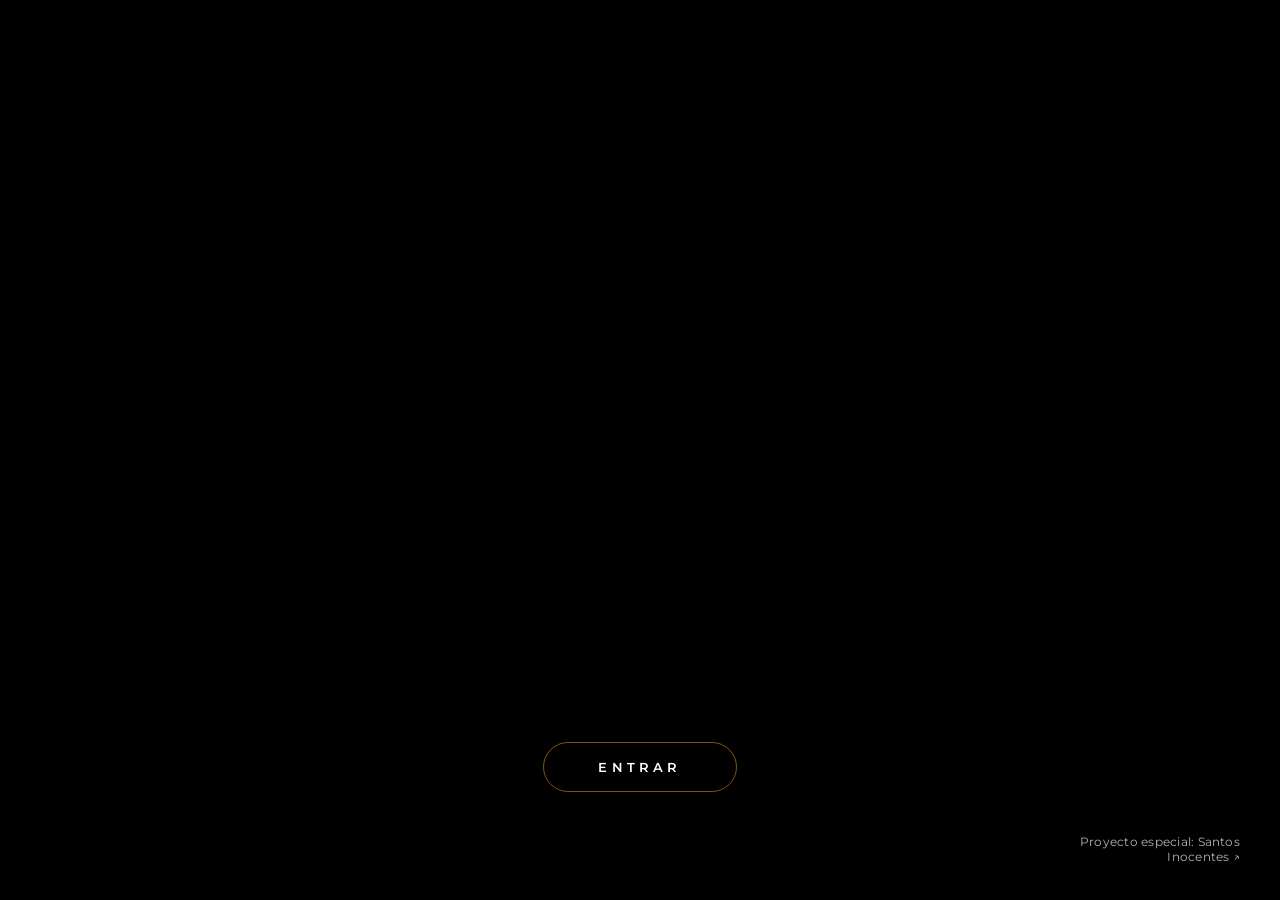
<file: index.html>
<!DOCTYPE html>
<html lang="es">
<head>
  <meta charset="UTF-8">
  <meta name="viewport" content="width=device-width, initial-scale=1.0">
  <title>blackmiel — Productora</title>
  <meta name="description" content="blackmiel — productora audiovisual. Portafolio, quiénes somos y contacto.">
  <link rel="icon" type="image/png" sizes="16x16" href="assets/favicon-16.png">
  <link rel="icon" type="image/png" sizes="32x32" href="assets/favicon-32.png">
  <link rel="icon" type="image/png" sizes="512x512" href="assets/favicon.png">
  <link rel="apple-touch-icon" href="assets/apple-touch-icon.png">
  <link rel="preconnect" href="https://fonts.googleapis.com">
  <link rel="preconnect" href="https://fonts.gstatic.com" crossorigin>
  <link href="https://fonts.googleapis.com/css2?family=Montserrat:wght@400;500;600;800;900&display=swap" rel="stylesheet">
  <link rel="stylesheet" href="css/styles.css">
</head>
<body>

  <!-- ============ PANTALLA 1 · SPLASH ============ -->
  <section id="splash" class="screen screen--visible">
    <video id="introVideo" class="splash__video" muted playsinline preload="auto">
      <source src="assets/intro-mobile.mp4" media="(max-width: 720px)">
      <source src="assets/intro.mp4">
    </video>
    <div class="splash__center">
      <span class="splash__b" id="splashB">B</span>
    </div>
    <button class="splash__btn" id="btnEnter" type="button">Entrar</button>
    <a class="splash__special" href="/santos-inocentes">Proyecto especial: Santos Inocentes ↗</a>
  </section>

  <!-- ============ PANTALLA 2 · FLASH DE INTRO ============ -->
  <div id="introFlash"></div>

  <!-- ============ PANTALLA 3 · SELECTOR DE PERFILES ============ -->
  <section id="profiles" class="screen">
    <h1 class="profiles__title">¿Quién ve <span class="brand">blackmiel</span>?</h1>
    <ul class="profiles__list">
      <li class="profile" data-section="nosotros" tabindex="0">
        <div class="profile__avatar profile__avatar--amber">
          <img src="assets/abeja.png" alt="" draggable="false">
        </div>
        <span class="profile__name">Nosotros</span>
      </li>
      <li class="profile" data-section="portafolio" tabindex="0">
        <div class="profile__avatar profile__avatar--dark">
          <img src="assets/portafolio-icono.png" alt="" draggable="false">
        </div>
        <span class="profile__name">Portafolio</span>
      </li>
      <li class="profile" data-section="contacto" tabindex="0">
        <div class="profile__avatar profile__avatar--outline">
          <img src="assets/contacto-icono.png" alt="" class="profile__bee--amber" draggable="false">
        </div>
        <span class="profile__name">Contacto</span>
      </li>
    </ul>
  </section>

  <!-- ============ PANTALLA 4 · INTERFAZ PRINCIPAL ============ -->
  <div id="app" class="screen">

    <nav class="navbar">
      <img src="assets/blackmiel-logotipo-blanco.png" alt="blackmiel" class="navbar__logo" id="navLogo">
      <ul class="navbar__links">
        <li><a href="#" data-section="nosotros">Nosotros</a></li>
        <li><a href="#" data-section="portafolio">Portafolio</a></li>
        <li><a href="#" data-section="contacto">Contacto</a></li>
      </ul>
      <a class="navbar__cta" href="/santos-inocentes">Apóyanos</a>
    </nav>

    <!-- ······ SECCIÓN NOSOTROS ······ -->
    <main class="section" id="section-nosotros">
      <header class="hero hero--nosotros">
        <div class="hero__content">
          <h2 class="hero__title">Nosotros</h2>
          <p class="hero__desc">Somos una casa productora independiente que prioriza la perspectiva creativa y de impacto social de sus proyectos.</p>
          <p class="hero__desc">En BLACKMIEL nos enfocamos en la narrativa, el ritmo y el detalle para que cada proyecto conecte sin perder su identidad.</p>
          <div class="hero__cta">
            <p class="hero__question">¿Tienes un proyecto en mente?</p>
            <button class="btn btn--play" id="ctaContacto" type="button">Iniciar proyecto</button>
          </div>
        </div>
        <div class="hero__fade"></div>
      </header>

      <section class="crew">
        <h3 class="row__title">El Equipo</h3>
        <div class="crew__grid">
          <figure class="crew__member">
            <div class="crew__photo"><img src="assets/crew/danny-camacho.png" alt="Danny Camacho" loading="lazy"></div>
            <figcaption>
              <p class="crew__name">Danny Camacho</p>
              <p class="crew__role">Director · Editor</p>
            </figcaption>
          </figure>
          <figure class="crew__member">
            <div class="crew__photo"><img src="assets/crew/alejandro-moreno.png" alt="Alejandro Moreno" loading="lazy"></div>
            <figcaption>
              <p class="crew__name">Alejandro Moreno</p>
              <p class="crew__role">Cinematógrafo</p>
            </figcaption>
          </figure>
          <figure class="crew__member">
            <div class="crew__photo"><img src="assets/crew/edinson-cuello.png" alt="Edinson Cuello" loading="lazy"></div>
            <figcaption>
              <p class="crew__name">Edinson Cuello</p>
              <p class="crew__role">Cinematógrafo</p>
            </figcaption>
          </figure>
          <figure class="crew__member">
            <div class="crew__photo"><img src="assets/crew/hugui-castro.png" alt="Hugui Castro" loading="lazy"></div>
            <figcaption>
              <p class="crew__name">Hugui Castro</p>
              <p class="crew__role">Producción</p>
            </figcaption>
          </figure>
          <figure class="crew__member">
            <div class="crew__photo"><img src="assets/crew/jose-ramirez.png" alt="Jose Ramirez" loading="lazy"></div>
            <figcaption>
              <p class="crew__name">Jose Ramirez (Kiki Actúa)</p>
              <p class="crew__role">Director de Casting · Acting Coach</p>
            </figcaption>
          </figure>
          <figure class="crew__member">
            <div class="crew__photo"><img src="assets/crew/wady-valdez.png" alt="Wady Valdez" loading="lazy"></div>
            <figcaption>
              <p class="crew__name">Wady Valdez</p>
              <p class="crew__role">1AD · Locador</p>
            </figcaption>
          </figure>
        </div>
      </section>
    </main>

    <!-- ······ SECCIÓN PORTAFOLIO ······ -->
    <main class="section" id="section-portafolio">
      <header class="hero hero--portafolio hero--reel">
        <div class="hero__content">
          <h2 class="hero__title">Reel 2026</h2>
          <p class="hero__desc">Un vistazo a nuestro trabajo detrás y frente a cámara.</p>
          <div class="hero__actions">
            <button class="btn btn--play" id="btnPlayReel" type="button">▶&nbsp; Reproducir</button>
            <a class="btn btn--info" href="https://www.imdb.com/es/name/nm15257278/" target="_blank" rel="noopener">IMDb ↗</a>
          </div>
        </div>
        <div class="hero__fade"></div>
      </header>

      <section class="row">
        <h3 class="row__title">Cortometrajes</h3>
        <div class="row__scroller row__scroller--posters">
          <button type="button" class="card card--poster" data-hue="1" data-short="el-amuleto">
            <div class="card__thumb"><img src="assets/posters/el-amuleto.jpg" alt="Póster de El Amuleto" loading="lazy"></div>
            <div class="card__info"><h4>El Amuleto</h4><p>2025 · Drama, experimental · 7 min</p></div>
          </button>
          <button type="button" class="card card--poster" data-hue="3" data-short="cuando-pienso">
            <div class="card__thumb"><img src="assets/posters/cuando-pienso-en-mi-muerte.jpg" alt="Póster de Cuando Pienso en mi Muerte" loading="lazy"></div>
            <div class="card__info"><h4>Cuando Pienso en mi Muerte</h4><p>2024 · Drama · 13 min</p></div>
          </button>
          <button type="button" class="card card--poster" data-hue="5" data-short="un-mundo-casi-feliz">
            <div class="card__thumb"><img src="assets/posters/un-mundo-casi-feliz.jpg" alt="Póster de Un Mundo Casi Feliz" loading="lazy"></div>
            <div class="card__info"><h4>Un Mundo Casi Feliz</h4><p>2020 · Comedia, drama · 3 min</p></div>
          </button>
          <button type="button" class="card card--poster" data-hue="2" data-short="lenguaje-inclusivo">
            <div class="card__thumb"><img src="assets/posters/lenguaje-inclusivo.jpg" alt="Póster de Lenguaje Inclusivo" loading="lazy"></div>
            <div class="card__info"><h4>Lenguaje Inclusivo</h4><p>2021 · Comedia · 3 min</p></div>
          </button>
          <button type="button" class="card card--poster" data-hue="4" data-short="pequenos-gestos">
            <div class="card__thumb"><img src="assets/posters/pequenos-gestos.jpg" alt="Póster de Pequeños Gestos" loading="lazy"></div>
            <div class="card__info"><h4>Pequeños Gestos</h4><p>2019 · Drama, comedia · 3 min</p></div>
          </button>
          <button type="button" class="card card--poster" data-hue="1" data-short="el-poema-de-lisa">
            <div class="card__thumb"><img src="assets/posters/el-poema-de-lisa.jpg" alt="Póster de El Poema de Lisa" loading="lazy"></div>
            <div class="card__info"><h4>El Poema de Lisa</h4><p>2019 · Drama, experimental · 13 min</p></div>
          </button>
          <button type="button" class="card card--poster" data-hue="3" data-short="el-quinto">
            <div class="card__thumb"><img src="assets/posters/el-quinto.jpg" alt="Póster de El Quinto" loading="lazy"></div>
            <div class="card__info"><h4>El Quinto</h4><p>2018 · Drama, aventura · 15 min</p></div>
          </button>
          <button type="button" class="card card--poster" data-hue="5" data-short="la-rueda-rueda">
            <div class="card__thumb"><img src="assets/posters/la-rueda-rueda.jpg" alt="Póster de La Rueda Rueda" loading="lazy"></div>
            <div class="card__info"><h4>La Rueda Rueda</h4><p>2018 · Cortometraje · 6 min</p></div>
          </button>
        </div>
        <div class="shorts-panel" id="shortsPanel" hidden></div>
      </section>

      <section class="row">
        <h3 class="row__title">Comerciales &amp; Contenido de Marca</h3>
        <div class="row__scroller">
          <button class="card" type="button" data-video="e6oNhARIjDs" data-hue="2">
            <div class="card__thumb"><img src="https://img.youtube.com/vi/e6oNhARIjDs/hqdefault.jpg" alt="" loading="lazy"></div>
            <div class="card__info"><h4>La Yipeta</h4><p>Videoclip · Tony Almont</p></div>
          </button>
          <button class="card" type="button" data-video="8zvvs8B0NPo" data-hue="5">
            <div class="card__thumb"><img src="https://img.youtube.com/vi/8zvvs8B0NPo/hqdefault.jpg" alt="" loading="lazy"></div>
            <div class="card__info"><h4>Cerveza República</h4><p>Comercial</p></div>
          </button>
          <button class="card" type="button" data-video="AqHlIr-dvwQ" data-hue="1">
            <div class="card__thumb"><img src="https://img.youtube.com/vi/AqHlIr-dvwQ/hqdefault.jpg" alt="" loading="lazy"></div>
            <div class="card__info"><h4>Café Santo Domingo</h4><p>Comercial</p></div>
          </button>
          <button class="card" type="button" data-video="m-wzMah8m3U" data-hue="4">
            <div class="card__thumb"><img src="https://img.youtube.com/vi/m-wzMah8m3U/hqdefault.jpg" alt="" loading="lazy"></div>
            <div class="card__info"><h4>City of Angels</h4><p>Title Sequence · EditFest</p></div>
          </button>
          <button class="card" type="button" data-video="GSHsuAeyT-k" data-hue="3">
            <div class="card__thumb"><img src="https://img.youtube.com/vi/GSHsuAeyT-k/hqdefault.jpg" alt="" loading="lazy"></div>
            <div class="card__info"><h4>Frutos del Palo</h4><p>Minidocumental</p></div>
          </button>
          <button class="card" type="button" data-video="sQh2k4eLWvk" data-hue="2">
            <div class="card__thumb"><img src="https://img.youtube.com/vi/sQh2k4eLWvk/hqdefault.jpg" alt="" loading="lazy"></div>
            <div class="card__info"><h4>Hay un País en el Mundo</h4><p>Videoarte</p></div>
          </button>
          <button class="card" type="button" data-video="ZxguMuuaVrU" data-hue="5">
            <div class="card__thumb"><img src="https://img.youtube.com/vi/ZxguMuuaVrU/hqdefault.jpg" alt="" loading="lazy"></div>
            <div class="card__info"><h4>Vuelo sobre Santo Domingo</h4><p>Videoarte</p></div>
          </button>
          <button class="card" type="button" data-video="NQd6TV-syl0" data-hue="1">
            <div class="card__thumb"><img src="https://img.youtube.com/vi/NQd6TV-syl0/hqdefault.jpg" alt="" loading="lazy"></div>
            <div class="card__info"><h4>Recoje To</h4><p>Videoclip · Mando Sarit</p></div>
          </button>
          <button class="card" type="button" data-video="Fy1bch_8JlU" data-hue="3">
            <div class="card__thumb"><img src="https://img.youtube.com/vi/Fy1bch_8JlU/hqdefault.jpg" alt="" loading="lazy"></div>
            <div class="card__info"><h4>Que tú Estés Aquí</h4><p>Videoclip · Prané feat. Mando</p></div>
          </button>
        </div>
      </section>

      <section class="row">
        <h3 class="row__title">Impacto Social <span class="row__subtitle">— República Dominicana</span></h3>
        <div class="row__scroller">
          <button class="card" type="button" data-video="Bry4nF8aECA" data-hue="1">
            <div class="card__thumb"><img src="https://img.youtube.com/vi/Bry4nF8aECA/hqdefault.jpg" alt="" loading="lazy"></div>
            <div class="card__info"><h4>Eileen Glass</h4><p>Embajadora WVRD</p></div>
          </button>
          <button class="card" type="button" data-video="-pM_T7byRaI" data-hue="4">
            <div class="card__thumb"><img src="https://img.youtube.com/vi/-pM_T7byRaI/hqdefault.jpg" alt="" loading="lazy"></div>
            <div class="card__info"><h4>La Ternura al Criar</h4><p>Eileen Glass · Haina</p></div>
          </button>
          <button class="card" type="button" data-video="DtFOD2OIbQQ" data-hue="3">
            <div class="card__thumb"><img src="https://img.youtube.com/vi/DtFOD2OIbQQ/hqdefault.jpg" alt="" loading="lazy"></div>
            <div class="card__info"><h4>Los Zapatos de Otro</h4><p>Vivian Fatule · Miches</p></div>
          </button>
          <button class="card" type="button" data-video="qQHfPJquq2g" data-hue="2">
            <div class="card__thumb"><img src="https://img.youtube.com/vi/qQHfPJquq2g/hqdefault.jpg" alt="" loading="lazy"></div>
            <div class="card__info"><h4>Haina, ¿Ciudad Olvidada?</h4><p>Victor Dionisio</p></div>
          </button>
          <button class="card" type="button" data-video="UtdsgrNjr38" data-hue="5">
            <div class="card__thumb"><img src="https://img.youtube.com/vi/UtdsgrNjr38/hqdefault.jpg" alt="" loading="lazy"></div>
            <div class="card__info"><h4>Criar con Amor</h4><p>Yadhira Pimentel · El Seibo</p></div>
          </button>
          <button class="card" type="button" data-video="LQJDtYtX6sw" data-hue="1">
            <div class="card__thumb"><img src="https://img.youtube.com/vi/LQJDtYtX6sw/hqdefault.jpg" alt="" loading="lazy"></div>
            <div class="card__info"><h4>Río Limpio</h4><p>William Ramos</p></div>
          </button>
          <button class="card" type="button" data-video="tn2oBVhkGoE" data-hue="4">
            <div class="card__thumb"><img src="https://img.youtube.com/vi/tn2oBVhkGoE/hqdefault.jpg" alt="" loading="lazy"></div>
            <div class="card__info"><h4>Pedigüeño</h4><p>Concurso audiovisual WVRD</p></div>
          </button>
          <button class="card" type="button" data-video="U13izjZiSYA" data-hue="2">
            <div class="card__thumb"><img src="https://img.youtube.com/vi/U13izjZiSYA/hqdefault.jpg" alt="" loading="lazy"></div>
            <div class="card__info"><h4>Cadena de Frío</h4><p>Video empresarial · USDA, IESC</p></div>
          </button>
          <button class="card" type="button" data-video="LakmusPQU8g" data-hue="5">
            <div class="card__thumb"><img src="https://img.youtube.com/vi/LakmusPQU8g/hqdefault.jpg" alt="" loading="lazy"></div>
            <div class="card__info"><h4>Medios de Vida</h4><p>FAO</p></div>
          </button>
          <button class="card" type="button" data-video="MY6uxn2s3D8" data-hue="4">
            <div class="card__thumb"><img src="https://img.youtube.com/vi/MY6uxn2s3D8/hqdefault.jpg" alt="" loading="lazy"></div>
            <div class="card__info"><h4>FLAPP</h4><p>FAO</p></div>
          </button>
        </div>
      </section>
    </main>

    <!-- ······ SECCIÓN CONTACTO ······ -->
    <main class="section" id="section-contacto">
      <header class="hero hero--contacto">
        <div class="hero__content">
          <h2 class="hero__title">Hablemos</h2>
          <p class="hero__desc">¿Tienes un proyecto en mente? Cuéntanos y hagamos algo dulce juntos.</p>
        </div>
        <div class="hero__fade"></div>
      </header>

      <section class="contact">
        <form class="contact__form" id="contactForm" novalidate>
          <h3 class="row__title">Escríbenos</h3>
          <input type="hidden" name="_subject" value="Nuevo mensaje — Contacto blackmiel.com">
          <input type="text" name="_honey" style="display:none" tabindex="-1" autocomplete="off">
          <label>Nombre<input type="text" name="nombre" placeholder="Tu nombre" required></label>
          <label>Correo<input type="email" name="correo" placeholder="tu@correo.com" required></label>
          <label>Mensaje<textarea name="mensaje" rows="5" placeholder="Cuéntanos tu proyecto…" required></textarea></label>
          <button class="btn btn--play contact__submit" type="submit">Enviar</button>
          <p class="contact__ok" id="contactOk" hidden>¡Gracias! Te responderemos pronto. 🐝</p>
          <p class="contact__error" id="contactError" hidden>No se pudo enviar. Intenta de nuevo o escríbenos directo a blackmielrd@gmail.com.</p>
        </form>
        <aside class="contact__data">
          <h3 class="row__title">Datos directos</h3>
          <p><span class="contact__label">Correo</span><a href="mailto:blackmielrd@gmail.com">blackmielrd@gmail.com</a></p>
          <p><span class="contact__label">WhatsApp</span><a href="https://wa.me/18298681507" target="_blank" rel="noopener">+1 829 868 1507</a></p>
          <p><span class="contact__label">YouTube</span><a href="https://www.youtube.com/@Blackmiel" target="_blank" rel="noopener">@Blackmiel</a></p>
          <p><span class="contact__label">IMDb</span><a href="https://www.imdb.com/es/name/nm15257278/" target="_blank" rel="noopener">Danny Camacho</a></p>
          <img src="assets/blackmiel-solo-logo.png" alt="" class="contact__bee">
        </aside>
      </section>
    </main>

    <footer class="footer">
      <img src="assets/blackmiel-letra.png" alt="blackmiel" class="footer__logo">
      <p>© 2026 blackmiel. Todos los derechos reservados.</p>
    </footer>
  </div>

  <!-- ============ MODAL · REEL ============ -->
  <div id="reelModal" class="reel-modal" hidden>
    <div class="reel-modal__backdrop" id="reelBackdrop"></div>
    <div class="reel-modal__box">
      <button class="reel-modal__close" id="reelClose" type="button" aria-label="Cerrar">✕</button>
      <div class="reel-modal__frame" id="reelFrame"></div>
    </div>
  </div>

  <script src="https://cdnjs.cloudflare.com/ajax/libs/gsap/3.12.5/gsap.min.js"></script>
  <script src="js/main.js"></script>
</body>
</html>
</file>
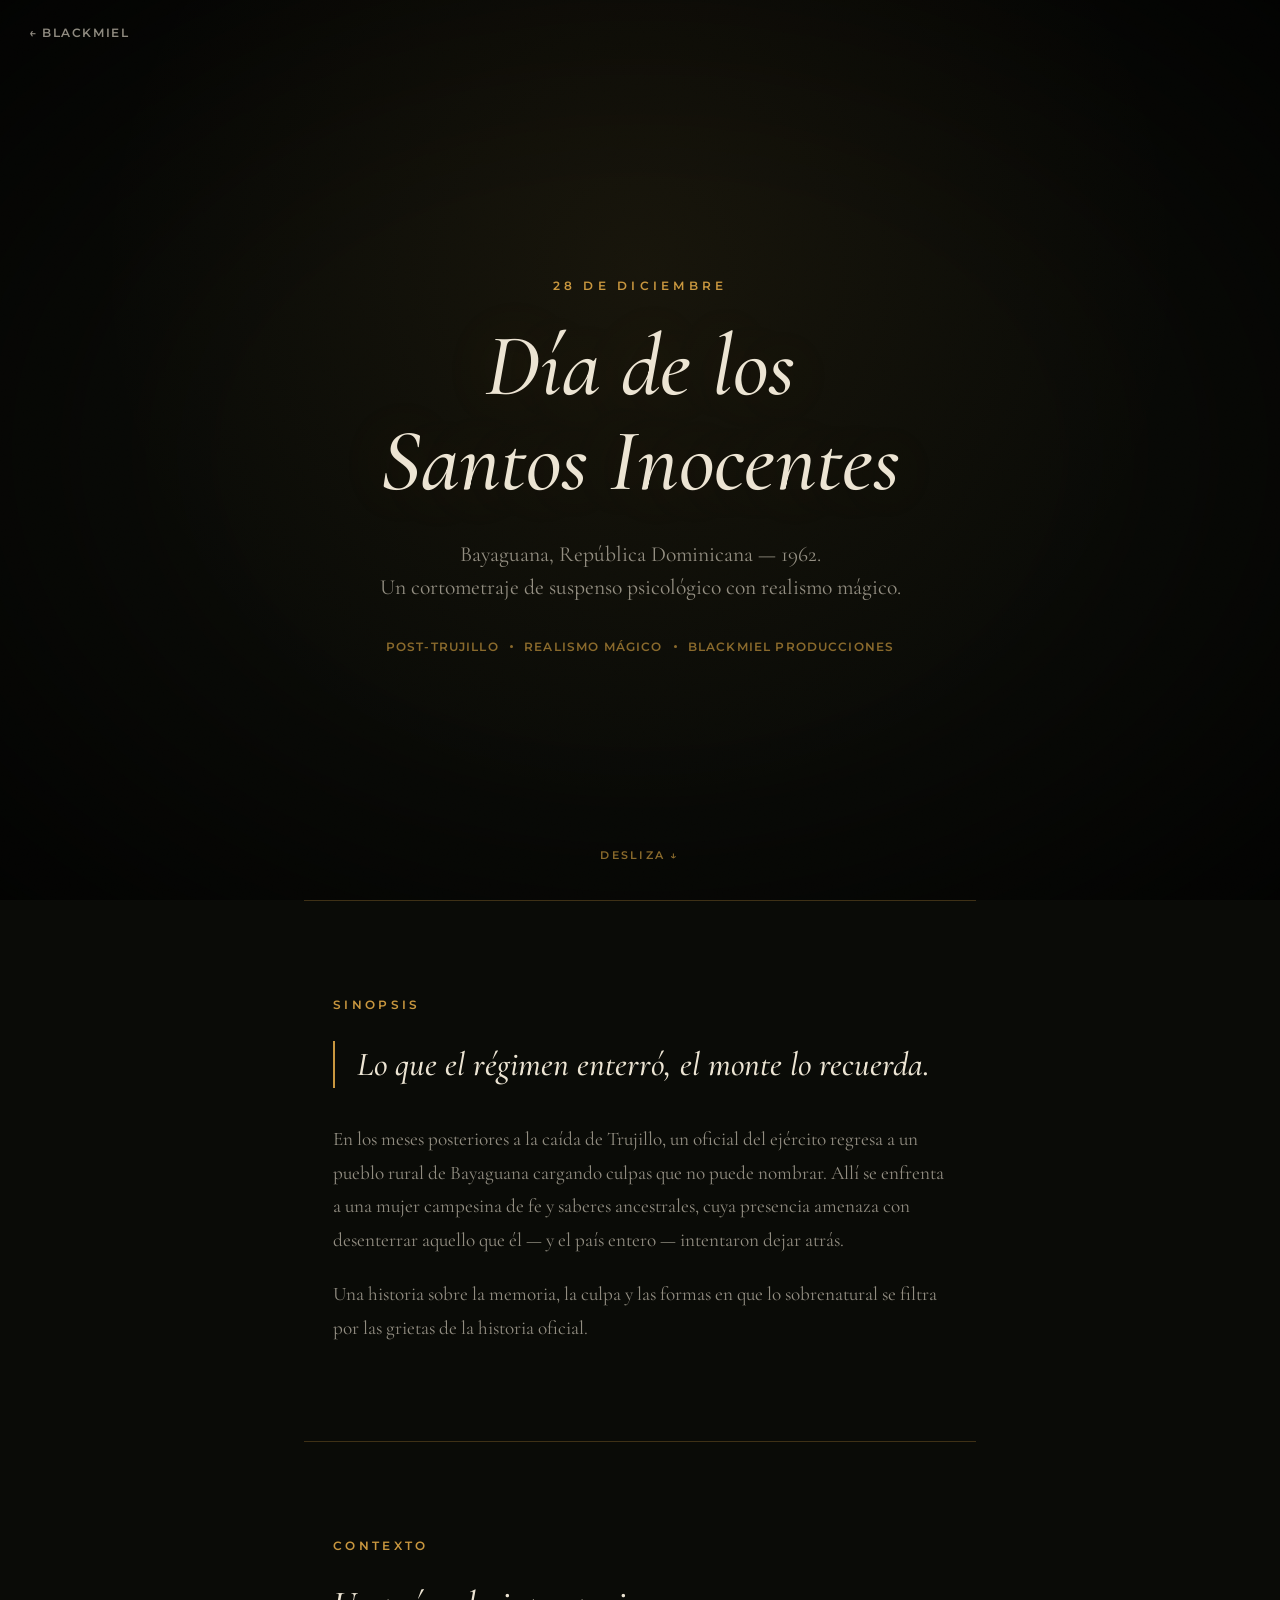
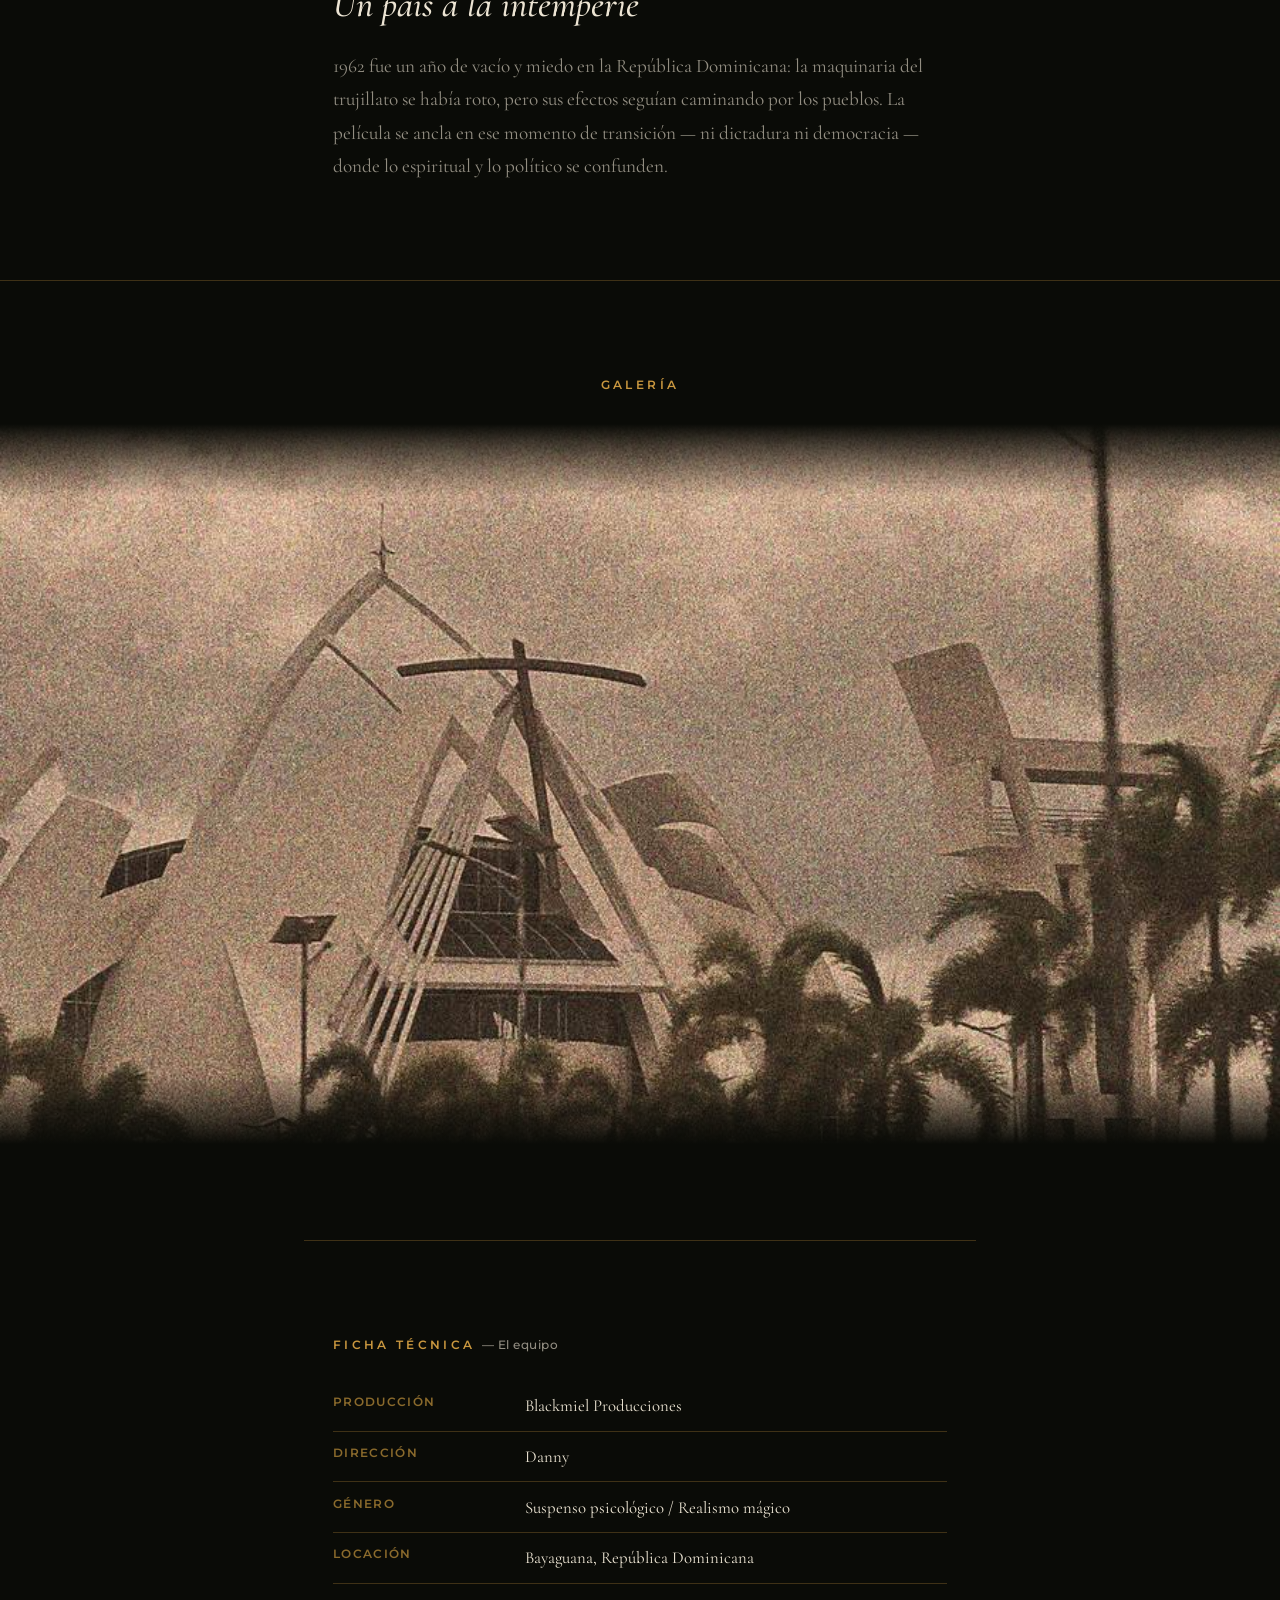
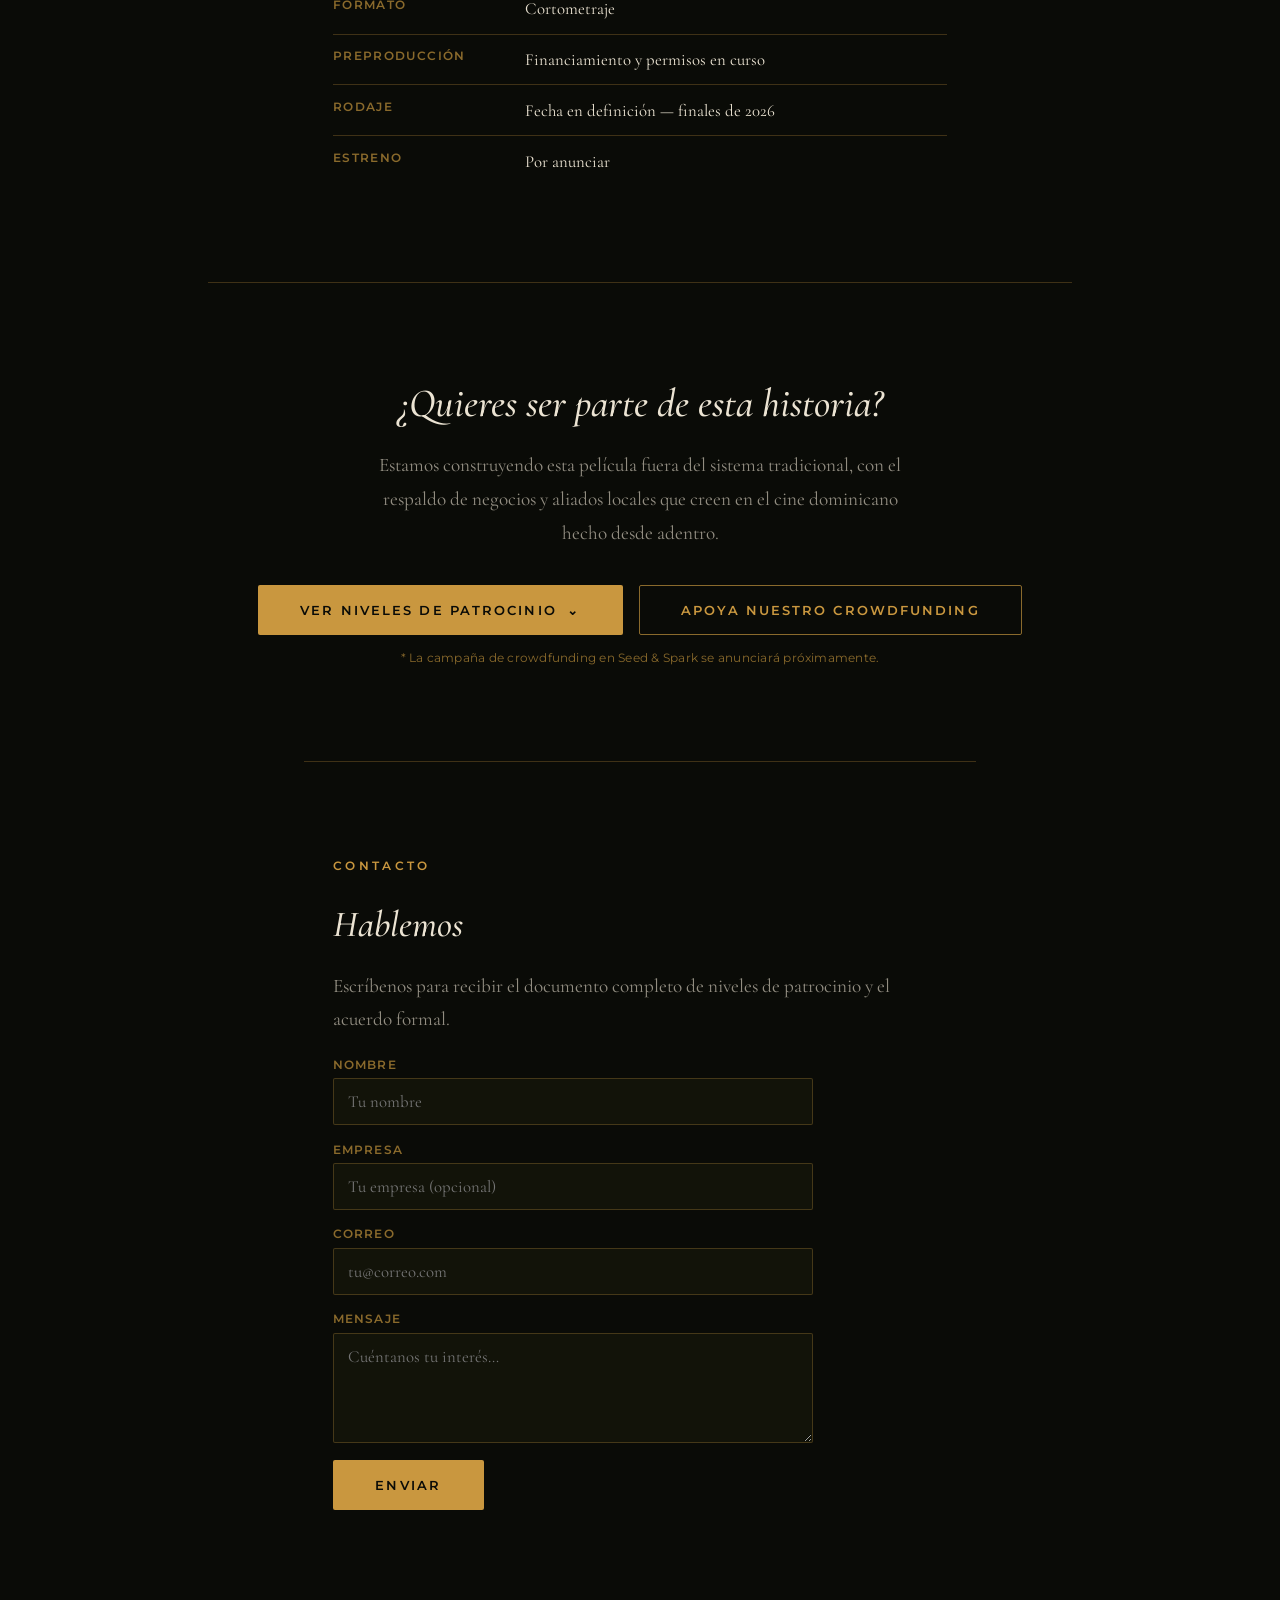
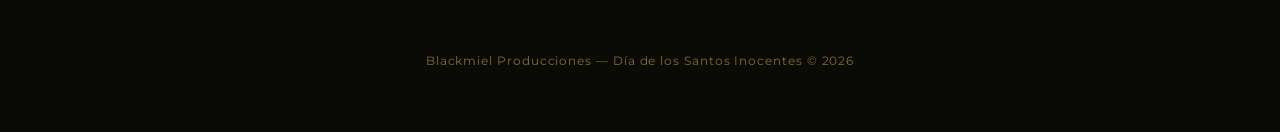
<file: dia-de-los-santos-inocentes.html>
<!DOCTYPE html>
<html lang="es">
<head>
  <meta charset="UTF-8">
  <meta name="viewport" content="width=device-width, initial-scale=1.0">
  <title>Día de los Santos Inocentes — Blackmiel Producciones</title>
  <meta name="description" content="Día de los Santos Inocentes — cortometraje de suspenso psicológico con realismo mágico. Bayaguana, República Dominicana, 1962.">
  <link rel="icon" type="image/png" sizes="16x16" href="assets/favicon-16.png">
  <link rel="icon" type="image/png" sizes="32x32" href="assets/favicon-32.png">
  <link rel="icon" type="image/png" sizes="512x512" href="assets/favicon.png">
  <link rel="apple-touch-icon" href="assets/apple-touch-icon.png">
  <link rel="preconnect" href="https://fonts.googleapis.com">
  <link rel="preconnect" href="https://fonts.gstatic.com" crossorigin>
  <link href="https://fonts.googleapis.com/css2?family=Cormorant+Garamond:ital,wght@0,400;0,500;0,600;1,400;1,500&family=Montserrat:wght@500;600;700&display=swap" rel="stylesheet">
  <link rel="stylesheet" href="css/santos-inocentes.css">
</head>
<body class="dsi">

  <div class="dsi__vignette"></div>
  <div class="dsi__grain"></div>

  <a class="dsi__back" href="https://blackmiel.com/">← blackmiel</a>

  <header class="dsi__hero">
    <p class="dsi__kicker">28 de diciembre</p>
    <h1 class="dsi__title">Día de los<br>Santos Inocentes</h1>
    <p class="dsi__subtitle">Bayaguana, República Dominicana — 1962.<br>Un cortometraje de suspenso psicológico con realismo mágico.</p>
    <div class="dsi__tags">
      <span>Post-Trujillo</span>
      <span class="dsi__tag-dot"></span>
      <span>Realismo mágico</span>
      <span class="dsi__tag-dot"></span>
      <span>Blackmiel Producciones</span>
    </div>
    <p class="dsi__scroll-cue">Desliza ↓</p>
  </header>

  <main>
    <section class="dsi__section dsi__reveal" id="sinopsis">
      <p class="dsi__label">Sinopsis</p>
      <blockquote class="dsi__pullquote">Lo que el régimen enterró, el monte lo recuerda.</blockquote>
      <p class="dsi__body">En los meses posteriores a la caída de Trujillo, un oficial del ejército regresa a un pueblo rural de Bayaguana cargando culpas que no puede nombrar. Allí se enfrenta a una mujer campesina de fe y saberes ancestrales, cuya presencia amenaza con desenterrar aquello que él — y el país entero — intentaron dejar atrás.</p>
      <p class="dsi__body">Una historia sobre la memoria, la culpa y las formas en que lo sobrenatural se filtra por las grietas de la historia oficial.</p>
    </section>

    <section class="dsi__section dsi__reveal" id="contexto">
      <p class="dsi__label">Contexto</p>
      <h2 class="dsi__subhead">Un país a la intemperie</h2>
      <p class="dsi__body">1962 fue un año de vacío y miedo en la República Dominicana: la maquinaria del trujillato se había roto, pero sus efectos seguían caminando por los pueblos. La película se ancla en ese momento de transición — ni dictadura ni democracia — donde lo espiritual y lo político se confunden.</p>
    </section>

    <section class="dsi__gallery dsi__reveal" id="galeria">
      <p class="dsi__label dsi__gallery-label">Galería</p>
      <div class="dsi__gallery-frame">
        <img class="dsi__gallery-slide dsi__gallery-slide--active" src="assets/santos-galeria/galeria-01.jpg" alt="Locación — Día de los Santos Inocentes">
        <img class="dsi__gallery-slide" src="assets/santos-galeria/galeria-02.jpg" alt="Locación — Día de los Santos Inocentes">
        <img class="dsi__gallery-slide" src="assets/santos-galeria/galeria-03.jpg" alt="Locación — Día de los Santos Inocentes">
        <img class="dsi__gallery-slide" src="assets/santos-galeria/galeria-04.jpg" alt="Locación — Día de los Santos Inocentes">
        <img class="dsi__gallery-slide" src="assets/santos-galeria/galeria-05.jpg" alt="Locación — Día de los Santos Inocentes">
        <img class="dsi__gallery-slide" src="assets/santos-galeria/galeria-06.jpg" alt="Locación — Día de los Santos Inocentes">
        <img class="dsi__gallery-slide" src="assets/santos-galeria/galeria-07.jpg" alt="Locación — Día de los Santos Inocentes">
        <img class="dsi__gallery-slide" src="assets/santos-galeria/galeria-08.jpg" alt="Locación — Día de los Santos Inocentes">
        <img class="dsi__gallery-slide" src="assets/santos-galeria/galeria-09.jpg" alt="Locación — Día de los Santos Inocentes">
        <img class="dsi__gallery-slide" src="assets/santos-galeria/galeria-10.jpg" alt="Locación — Día de los Santos Inocentes">
        <img class="dsi__gallery-slide" src="assets/santos-galeria/galeria-11.jpg" alt="Locación — Día de los Santos Inocentes">
      </div>
    </section>

    <section class="dsi__section dsi__reveal" id="ficha">
      <p class="dsi__label">Ficha técnica <span class="dsi__label-sub">— El equipo</span></p>
      <dl class="dsi__specs">
        <div class="dsi__spec"><dt>Producción</dt><dd>Blackmiel Producciones</dd></div>
        <div class="dsi__spec"><dt>Dirección</dt><dd>Danny</dd></div>
        <div class="dsi__spec"><dt>Género</dt><dd>Suspenso psicológico / Realismo mágico</dd></div>
        <div class="dsi__spec"><dt>Locación</dt><dd>Bayaguana, República Dominicana</dd></div>
        <div class="dsi__spec"><dt>Formato</dt><dd>Cortometraje</dd></div>
        <div class="dsi__spec"><dt>Preproducción</dt><dd>Financiamiento y permisos en curso</dd></div>
        <div class="dsi__spec"><dt>Rodaje</dt><dd>Fecha en definición — finales de 2026</dd></div>
        <div class="dsi__spec"><dt>Estreno</dt><dd>Por anunciar</dd></div>
      </dl>
    </section>

    <section class="dsi__section dsi__cta dsi__reveal" id="patrocinio">
      <h2 class="dsi__cta-title">¿Quieres ser parte de esta historia?</h2>
      <p class="dsi__body">Estamos construyendo esta película fuera del sistema tradicional, con el respaldo de negocios y aliados locales que creen en el cine dominicano hecho desde adentro.</p>

      <div class="dsi__cta-actions">
        <button class="dsi__btn" id="btnTogglePatrocinio" type="button" aria-expanded="false" aria-controls="patrocinioPanel">
          Ver niveles de patrocinio <span class="dsi__btn-chevron">⌄</span>
        </button>
        <button class="dsi__btn dsi__btn--ghost" id="btnCrowdfunding" type="button" aria-describedby="crowdfundingNote">
          Apoya nuestro crowdfunding
        </button>
      </div>
      <p class="dsi__cta-note" id="crowdfundingNote">* La campaña de crowdfunding en Seed &amp; Spark se anunciará próximamente.</p>

      <div class="dsi__panel" id="patrocinioPanel">
        <p class="dsi__label">Patrocinio Cultural</p>
        <h3 class="dsi__subhead">Súmate a contar esta historia</h3>
        <p class="dsi__body">No buscamos inversionistas — buscamos aliados que crean en el valor cultural de contar nuestras propias historias. A cambio de tu respaldo, tu marca se convierte en parte del viaje de esta película.</p>

        <div class="dsi__tiers">
          <article class="dsi__tier">
            <p class="dsi__tier-num">Nivel I</p>
            <h4 class="dsi__tier-name">Patrocinio de entrada</h4>
            <ul class="dsi__tier-list">
              <li>Mención en créditos</li>
              <li>Contenido en redes sociales</li>
            </ul>
          </article>
          <article class="dsi__tier">
            <p class="dsi__tier-num">Nivel II</p>
            <h4 class="dsi__tier-name">Patrocinio de apoyo</h4>
            <ul class="dsi__tier-list">
              <li>Todo lo del Nivel I</li>
              <li>Logo en materiales de producción</li>
            </ul>
          </article>
          <article class="dsi__tier">
            <p class="dsi__tier-num">Nivel III</p>
            <h4 class="dsi__tier-name">Patrocinio colaborador</h4>
            <ul class="dsi__tier-list">
              <li>Todo lo anterior</li>
              <li>Contenido de marca en set</li>
            </ul>
          </article>
          <article class="dsi__tier">
            <p class="dsi__tier-num">Nivel IV</p>
            <h4 class="dsi__tier-name">Patrocinio aliado</h4>
            <ul class="dsi__tier-list">
              <li>Todo lo anterior</li>
              <li>Invitación al set de rodaje</li>
            </ul>
          </article>
          <article class="dsi__tier">
            <p class="dsi__tier-num">Nivel V</p>
            <h4 class="dsi__tier-name">Patrocinio destacado</h4>
            <ul class="dsi__tier-list">
              <li>Todo lo anterior</li>
              <li>Entradas al estreno</li>
            </ul>
          </article>
          <article class="dsi__tier dsi__tier--top">
            <p class="dsi__tier-num">Nivel VI</p>
            <h4 class="dsi__tier-name">Patrocinador principal</h4>
            <ul class="dsi__tier-list">
              <li>Todo lo anterior</li>
              <li>Crédito de Productor Asociado</li>
            </ul>
          </article>
        </div>
      </div>
    </section>

    <section class="dsi__section dsi__reveal" id="contacto-dsi">
      <p class="dsi__label">Contacto</p>
      <h2 class="dsi__subhead">Hablemos</h2>
      <p class="dsi__body">Escríbenos para recibir el documento completo de niveles de patrocinio y el acuerdo formal.</p>

      <form class="dsi__form" id="dsiForm" novalidate>
        <input type="hidden" name="_subject" value="Nuevo interés de patrocinio — Santos Inocentes">
        <input type="text" name="_honey" style="display:none" tabindex="-1" autocomplete="off">
        <label>Nombre<input type="text" name="nombre" placeholder="Tu nombre" required></label>
        <label>Empresa<input type="text" name="empresa" placeholder="Tu empresa (opcional)"></label>
        <label>Correo<input type="email" name="correo" placeholder="tu@correo.com" required></label>
        <label>Mensaje<textarea name="mensaje" rows="4" placeholder="Cuéntanos tu interés…" required></textarea></label>
        <button class="dsi__btn" type="submit">Enviar</button>
        <p class="dsi__form-ok" id="dsiFormOk" hidden>Gracias, te responderemos pronto.</p>
        <p class="dsi__form-error" id="dsiFormError" hidden>No se pudo enviar. Escríbenos directo a blackmielrd@gmail.com.</p>
      </form>
    </section>
  </main>

  <footer class="dsi__footer">
    <p>Blackmiel Producciones — Día de los Santos Inocentes © 2026</p>
  </footer>

  <script src="js/santos-inocentes.js"></script>
</body>
</html>
</file>
<file: css/styles.css>
/* ============================================================
   blackmiel — portafolio estilo Netflix
   Paleta: negro #000 · ámbar #F29606 · ámbar oscuro #CE7406
   ============================================================ */

:root {
  --negro: #000000;
  --ambar: #F29606;
  --ambar-oscuro: #CE7406;
  --blanco: #FFFFFF;
  --gris: #B3B3B3;
  --gris-oscuro: #181818;
}

* { margin: 0; padding: 0; box-sizing: border-box; }

html, body {
  background: var(--negro);
  color: var(--blanco);
  font-family: 'Montserrat', system-ui, sans-serif;
  min-height: 100%;
}

img { max-width: 100%; }
a { color: inherit; text-decoration: none; }
ul { list-style: none; }
button { font-family: inherit; cursor: pointer; }

/* ---------- pantallas (splash / perfiles / app) ---------- */

.screen { display: none; }
.screen--visible { display: flex; }

/* ============ 1 · SPLASH ============ */

#splash {
  position: fixed;
  inset: 0;
  z-index: 60;
  background: var(--negro);
  align-items: center;
  justify-content: center;
  overflow: hidden;
}

.splash__video {
  position: absolute;
  inset: 0;
  width: 100%;
  height: 100%;
  object-fit: cover;
  opacity: 0;
  transition: opacity 0.8s ease;
  pointer-events: none;
}

/* cuando el video está listo, sustituye a la B tipográfica */
#splash.splash--video .splash__video { opacity: 1; }
#splash.splash--video .splash__b { opacity: 0; }

.splash__center {
  position: relative;
  z-index: 2;
  display: flex;
  align-items: center;
  justify-content: center;
}

.splash__b {
  font-weight: 900;
  font-size: clamp(8rem, 20vw, 16rem);
  line-height: 1;
  color: var(--ambar);
  user-select: none;
  text-shadow: 0 0 60px rgba(242, 150, 6, 0.35);
  will-change: transform, opacity;
  transition: opacity 0.8s ease;
  /* oculta por defecto: mientras el video de intro carga, la pantalla
     se ve simplemente negra en vez de mostrar la B como placeholder.
     Solo se revela si el video falla (ver fallbackAnimation en main.js) */
  opacity: 0;
}

.splash__btn {
  position: absolute;
  left: 50%;
  bottom: 12vh;
  transform: translateX(-50%);
  z-index: 3;
  background: transparent;
  border: 1px solid rgba(242, 150, 6, 0.55);
  color: var(--blanco);
  font-size: 0.82rem;
  font-weight: 600;
  letter-spacing: 0.32em;
  text-transform: uppercase;
  padding: 1rem 3.4rem;
  border-radius: 999px;
  transition: border-color 0.4s ease, color 0.4s ease, box-shadow 0.4s ease, transform 0.4s ease, background 0.4s ease;
}

.splash__btn:hover,
.splash__btn:focus-visible {
  border-color: var(--ambar);
  color: var(--ambar);
  background: rgba(242, 150, 6, 0.06);
  box-shadow: 0 0 0 1px rgba(242, 150, 6, 0.25), 0 8px 28px rgba(242, 150, 6, 0.28);
  transform: translateX(-50%) translateY(-1px);
  outline: none;
}

.splash__btn:active { transform: translateX(-50%) translateY(0); }

.splash__special {
  position: absolute;
  z-index: 3;
  right: clamp(1.2rem, 4vw, 2.5rem);
  bottom: clamp(1.2rem, 4vw, 2.2rem);
  max-width: 14rem;
  text-align: right;
  color: var(--gris);
  font-size: 0.76rem;
  letter-spacing: 0.02em;
  text-decoration: none;
  border-bottom: 1px solid transparent;
  transition: color 0.25s, border-color 0.25s;
}

.splash__special:hover,
.splash__special:focus-visible {
  color: var(--ambar);
  border-color: rgba(242, 150, 6, 0.5);
  outline: none;
}

/* ============ 2 · FLASH DE INTRO ============ */

#introFlash {
  position: fixed;
  inset: 0;
  z-index: 70;
  background: radial-gradient(circle at center, rgba(255, 200, 90, 0.95), rgba(242, 150, 6, 0.6) 45%, transparent 75%);
  opacity: 0;
  pointer-events: none;
}

/* ============ 3 · SELECTOR DE PERFILES ============ */

#profiles {
  position: fixed;
  inset: 0;
  z-index: 50;
  background: var(--negro);
  flex-direction: column;
  align-items: center;
  justify-content: center;
  gap: 3rem;
  opacity: 0;
  padding: 2rem;
}

#profiles.screen--visible { opacity: 1; }

.profiles__title {
  font-weight: 500;
  font-size: clamp(1.6rem, 4vw, 3rem);
  text-align: center;
}

.brand { color: var(--ambar); font-weight: 800; }

.profiles__list {
  display: flex;
  gap: clamp(1.2rem, 4vw, 3rem);
  flex-wrap: wrap;
  justify-content: center;
}

.profile {
  display: flex;
  flex-direction: column;
  align-items: center;
  gap: 0.9rem;
  cursor: pointer;
  outline: none;
}

.profile__avatar {
  width: clamp(6.5rem, 14vw, 11rem);
  height: clamp(6.5rem, 14vw, 11rem);
  border-radius: 8px;
  display: flex;
  align-items: center;
  justify-content: center;
  border: 3px solid transparent;
  transition: transform 0.25s ease, border-color 0.25s ease, box-shadow 0.25s ease;
  overflow: hidden;
}

.profile__avatar img {
  width: 62%;
  height: auto;
  pointer-events: none;
}

.profile__avatar--amber   { background: var(--ambar); }
.profile__avatar--dark    { background: var(--ambar-oscuro); }
.profile__avatar--outline { background: var(--gris-oscuro); border-color: var(--ambar-oscuro); }

/* abeja negra → ámbar para el avatar de fondo oscuro */
.profile__bee--amber {
  filter: invert(62%) sepia(82%) saturate(1600%) hue-rotate(360deg) brightness(101%) contrast(95%);
}

.profile:hover .profile__avatar,
.profile:focus-visible .profile__avatar {
  transform: scale(1.08);
  border-color: var(--blanco);
  box-shadow: 0 0 24px rgba(242, 150, 6, 0.45);
}

.profile__name {
  color: var(--gris);
  font-size: clamp(0.95rem, 2vw, 1.3rem);
  font-weight: 500;
  transition: color 0.25s;
}

.profile:hover .profile__name,
.profile:focus-visible .profile__name { color: var(--blanco); }

/* ============ 4 · APP PRINCIPAL ============ */

#app {
  display: none;
  flex-direction: column;
  min-height: 100vh;
  opacity: 0;
}

#app.screen--visible { display: flex; opacity: 1; }

/* ---------- navbar ---------- */

.navbar {
  position: fixed;
  top: 0;
  left: 0;
  right: 0;
  z-index: 40;
  display: flex;
  align-items: center;
  gap: 2.5rem;
  padding: 0.9rem 3rem;
  background: rgba(0, 0, 0, 0.55);
  backdrop-filter: blur(10px);
  -webkit-backdrop-filter: blur(10px);
  border-bottom: 1px solid rgba(242, 150, 6, 0.12);
}

.navbar__logo { height: 2.4rem; width: auto; cursor: pointer; }

.navbar__links {
  display: flex;
  gap: 1.8rem;
}

.navbar__links a {
  color: var(--gris);
  font-size: 0.95rem;
  font-weight: 500;
  transition: color 0.2s;
}

.navbar__links a:hover { color: var(--blanco); }
.navbar__links a.active { color: var(--ambar); font-weight: 600; }

.navbar__cta {
  margin-left: auto;
  background: var(--ambar);
  color: var(--negro);
  font-size: 0.82rem;
  font-weight: 700;
  padding: 0.5rem 1.2rem;
  border-radius: 999px;
  white-space: nowrap;
  transition: background 0.25s, box-shadow 0.25s, transform 0.25s;
}

.navbar__cta:hover {
  background: var(--ambar-oscuro);
  box-shadow: 0 0 16px rgba(242, 150, 6, 0.45);
  transform: translateY(-1px);
}

/* ---------- secciones ---------- */

.section { display: none; flex-direction: column; }
.section.section--active { display: flex; }

/* ---------- hero ---------- */

.hero {
  position: relative;
  min-height: 72vh;
  display: flex;
  align-items: flex-end;
  padding: 6rem 3rem 5rem;
  overflow: hidden;
}

.hero--nosotros {
  background:
    radial-gradient(ellipse at 80% 20%, rgba(242, 150, 6, 0.22), transparent 55%),
    linear-gradient(135deg, #1a1002 0%, #000 60%);
}

.hero--portafolio {
  background:
    radial-gradient(ellipse at 20% 30%, rgba(206, 116, 6, 0.28), transparent 55%),
    linear-gradient(215deg, #201302 0%, #000 65%);
}

.hero--reel {
  background-image:
    linear-gradient(90deg, rgba(0, 0, 0, 0.92) 0%, rgba(0, 0, 0, 0.55) 55%, rgba(0, 0, 0, 0.25) 100%),
    url('https://img.youtube.com/vi/you3gtMIt4U/maxresdefault.jpg');
  background-size: cover;
  background-position: center;
}

.hero--contacto {
  background:
    radial-gradient(ellipse at 50% 10%, rgba(242, 150, 6, 0.18), transparent 60%),
    linear-gradient(180deg, #150d01 0%, #000 70%);
  min-height: 48vh;
}

.hero__content {
  position: relative;
  z-index: 2;
  max-width: 620px;
}

.hero__title {
  font-size: clamp(2.2rem, 5.5vw, 4.2rem);
  font-weight: 800;
  margin-bottom: 1rem;
}

.hero__desc {
  color: var(--gris);
  font-size: clamp(0.95rem, 1.6vw, 1.15rem);
  line-height: 1.65;
  margin-bottom: 1.6rem;
}

.hero__meta {
  display: flex;
  align-items: center;
  gap: 0.8rem;
  color: var(--gris);
  font-size: 0.9rem;
}

.tag {
  background: rgba(242, 150, 6, 0.15);
  color: var(--ambar);
  border: 1px solid rgba(242, 150, 6, 0.4);
  padding: 0.25rem 0.8rem;
  border-radius: 999px;
  font-weight: 600;
  font-size: 0.8rem;
}

.dot { width: 4px; height: 4px; border-radius: 50%; background: var(--gris); }

.hero__cta { margin-top: 0.4rem; }

.hero__question {
  font-size: 1.1rem;
  font-weight: 600;
  margin-bottom: 1rem;
}

.hero__fade {
  position: absolute;
  left: 0; right: 0; bottom: 0;
  height: 30%;
  background: linear-gradient(180deg, transparent, var(--negro));
  z-index: 1;
}

.hero__actions { display: flex; gap: 1rem; flex-wrap: wrap; }

.btn {
  display: inline-block;
  border: none;
  border-radius: 4px;
  font-size: 1rem;
  font-weight: 600;
  padding: 0.8rem 1.8rem;
  transition: transform 0.2s, box-shadow 0.2s, background 0.2s;
}

.btn--play { background: var(--ambar); color: var(--negro); }
.btn--play:hover { background: var(--ambar-oscuro); box-shadow: 0 0 22px rgba(242, 150, 6, 0.5); }

.btn--info { background: rgba(255, 255, 255, 0.14); color: var(--blanco); }
.btn--info:hover { background: rgba(255, 255, 255, 0.25); }

/* ---------- crew (Nosotros) ---------- */

.crew { padding: 1rem 3rem 4.5rem; }

.crew__grid {
  display: grid;
  grid-template-columns: repeat(auto-fill, minmax(11rem, 1fr));
  gap: 1.8rem 1.4rem;
  max-width: 1200px;
}

.crew__member { position: relative; }

.crew__photo {
  position: relative;
  aspect-ratio: 1 / 1;
  border-radius: 8px;
  overflow: hidden;
  background: var(--gris-oscuro);
  transition: transform 0.5s cubic-bezier(0.22, 1, 0.36, 1), box-shadow 0.5s cubic-bezier(0.22, 1, 0.36, 1);
}

.crew__photo::before {
  content: '';
  position: absolute;
  inset: 0;
  background: linear-gradient(180deg, transparent 45%, rgba(0, 0, 0, 0.85) 100%);
  z-index: 1;
  transition: opacity 0.4s ease;
}

.crew__photo img {
  width: 100%;
  height: 100%;
  object-fit: cover;
  filter: grayscale(1) contrast(1.05);
  transition: transform 0.6s cubic-bezier(0.22, 1, 0.36, 1), filter 0.5s ease;
}

.crew__member:hover .crew__photo {
  transform: translateY(-6px);
  box-shadow: 0 18px 34px rgba(0, 0, 0, 0.55), 0 0 0 1px rgba(242, 150, 6, 0.3);
}

.crew__member:hover .crew__photo img {
  transform: scale(1.08);
  filter: grayscale(0.2) contrast(1.05) saturate(1.1);
}

.crew__member figcaption { margin-top: 0.8rem; }

.crew__name { font-size: 0.95rem; font-weight: 700; }

.crew__role {
  font-size: 0.78rem;
  color: var(--gris);
  margin-top: 0.15rem;
  transition: color 0.3s ease;
}

.crew__member:hover .crew__role { color: var(--ambar); }

@media (max-width: 720px) {
  .crew { padding: 0.5rem 1.2rem 3rem; }
  .crew__grid { grid-template-columns: repeat(auto-fill, minmax(8.5rem, 1fr)); gap: 1.4rem 1rem; }
}

/* ---------- filas / carousels ---------- */

.row { padding: 1.4rem 0 1.4rem 3rem; }

.row__title {
  font-size: 1.25rem;
  font-weight: 600;
  margin-bottom: 0.9rem;
}

.row__subtitle {
  font-size: 0.95rem;
  font-weight: 500;
  color: var(--gris);
}

.row__scroller {
  display: flex;
  gap: 0.6rem;
  overflow-x: auto;
  padding: 1.6rem 3rem 1.6rem 0.2rem;
  margin: -1.6rem 0;
  scrollbar-width: thin;
  scrollbar-color: rgba(242, 150, 6, 0.4) transparent;
  scroll-snap-type: x proximity;
}

.row__scroller::-webkit-scrollbar { height: 6px; }
.row__scroller::-webkit-scrollbar-thumb { background: rgba(242, 150, 6, 0.35); border-radius: 3px; }
.row__scroller::-webkit-scrollbar-track { background: transparent; }

@media (hover: hover) and (pointer: fine) {
  .row__scroller { cursor: grab; }
}

.row__scroller--dragging {
  cursor: grabbing;
  scroll-snap-type: none;
  user-select: none;
}

.row__scroller--dragging * { pointer-events: none; }
.row__scroller img { -webkit-user-drag: none; user-drag: none; }

/* ---------- track + flechas (carrusel, inyectado por JS en Portafolio) ---------- */

.row__track { position: relative; }

.row__arrow {
  position: absolute;
  top: 50%;
  transform: translateY(-50%);
  z-index: 6;
  width: 2.6rem;
  height: 2.6rem;
  display: flex;
  align-items: center;
  justify-content: center;
  border-radius: 50%;
  border: 1px solid rgba(242, 150, 6, 0.25);
  background: rgba(0, 0, 0, 0.55);
  backdrop-filter: blur(6px);
  -webkit-backdrop-filter: blur(6px);
  color: var(--blanco);
  font-size: 1.35rem;
  line-height: 1;
  cursor: pointer;
  opacity: 0;
  transition: opacity 0.3s ease, background 0.3s ease, border-color 0.3s ease, box-shadow 0.3s ease, transform 0.3s ease;
}

.row__track:hover .row__arrow,
.row__track:focus-within .row__arrow { opacity: 1; }

.row__arrow:hover {
  background: rgba(242, 150, 6, 0.16);
  border-color: var(--ambar);
  box-shadow: 0 0 18px rgba(242, 150, 6, 0.35);
  transform: translateY(-50%) scale(1.08);
}

.row__arrow:active { transform: translateY(-50%) scale(0.94); }

.row__arrow--prev { left: 0.6rem; }
.row__arrow--next { right: 0.6rem; }

/* sin hover (touch): las flechas quedan siempre visibles pero discretas */
@media (hover: none) {
  .row__arrow { opacity: 0.8; }
}

/* ---------- cards ---------- */

.card {
  display: block;
  flex: 0 0 auto;
  width: clamp(11rem, 18vw, 16.5rem);
  scroll-snap-align: start;
  border-radius: 6px;
  overflow: hidden;
  position: relative;
  background: var(--gris-oscuro);
  transition: transform 0.5s cubic-bezier(0.22, 1, 0.36, 1), box-shadow 0.5s cubic-bezier(0.22, 1, 0.36, 1);
  cursor: pointer;
  /* reset para cards que son <button> (cards de video con modal) */
  border: none;
  padding: 0;
  font: inherit;
  text-align: left;
  color: inherit;
}

.card--poster { width: clamp(9.5rem, 13vw, 12.5rem); }

.card--poster .card__thumb { aspect-ratio: 2 / 3; background: #000; }

.card--poster .card__thumb img {
  width: 100%;
  height: 100%;
  object-fit: cover;
  display: block;
}

/* ---------- panel de detalle de Cortometrajes (inline, no modal) ---------- */

.shorts-panel {
  overflow: hidden;
  height: 0;
  opacity: 0;
  margin-left: 3rem;
  margin-right: 3rem;
}

.shorts-panel[hidden] { display: none; }

.shorts-panel__inner {
  position: relative;
  display: flex;
  gap: 1.6rem;
  background: var(--gris-oscuro);
  border: 1px solid rgba(242, 150, 6, 0.18);
  border-radius: 8px;
  padding: 1.6rem;
  margin-top: 1.4rem;
  margin-bottom: 0.4rem;
}

.shorts-panel__close {
  position: absolute;
  top: 0.9rem;
  right: 0.9rem;
  width: 2rem;
  height: 2rem;
  display: flex;
  align-items: center;
  justify-content: center;
  border: none;
  border-radius: 50%;
  background: rgba(255, 255, 255, 0.08);
  color: var(--gris);
  font-size: 1rem;
  cursor: pointer;
  transition: background 0.2s, color 0.2s;
}

.shorts-panel__close:hover { background: rgba(242, 150, 6, 0.18); color: var(--ambar); }

.shorts-panel__poster {
  flex: 0 0 auto;
  width: 8rem;
  aspect-ratio: 2 / 3;
  object-fit: cover;
  border-radius: 6px;
}

.shorts-panel__body { min-width: 0; padding-right: 2rem; }

.shorts-panel__title { font-size: 1.15rem; font-weight: 700; margin-bottom: 0.3rem; }

.shorts-panel__meta { font-size: 0.85rem; color: var(--ambar); margin-bottom: 0.9rem; }

.shorts-panel__synopsis { font-size: 0.92rem; line-height: 1.6; color: var(--gris); margin-bottom: 0.7rem; }

.shorts-panel__credits { font-size: 0.82rem; color: var(--gris); margin-bottom: 1rem; }

.shorts-panel__badge {
  display: inline-block;
  font-size: 0.75rem;
  font-weight: 600;
  letter-spacing: 0.02em;
  color: var(--gris);
  border: 1px solid rgba(255, 255, 255, 0.18);
  border-radius: 999px;
  padding: 0.35rem 0.9rem;
}

.shorts-panel__ver {
  display: inline-block;
  background: var(--ambar);
  color: var(--negro);
  font-weight: 700;
  font-size: 0.85rem;
  border: none;
  border-radius: 999px;
  padding: 0.5rem 1.2rem;
  font-family: inherit;
  cursor: pointer;
  transition: background 0.2s;
}

.shorts-panel__ver:hover { background: var(--ambar-oscuro); }

@media (max-width: 640px) {
  .shorts-panel { margin-left: 1.2rem; margin-right: 1.2rem; }
  .shorts-panel__inner { flex-direction: column; }
  .shorts-panel__poster { width: 6rem; }
  .shorts-panel__body { padding-right: 0; }
}

.card:hover {
  transform: translateY(-6px) scale(1.1);
  z-index: 5;
  box-shadow:
    0 6px 14px rgba(0, 0, 0, 0.45),
    0 24px 48px rgba(0, 0, 0, 0.55),
    0 0 0 1px rgba(242, 150, 6, 0.55);
}

.card__thumb {
  aspect-ratio: 16 / 9;
  display: flex;
  align-items: center;
  justify-content: center;
  position: relative;
  overflow: hidden;
}

.card__thumb::before {
  content: '';
  position: absolute;
  inset: 0;
  background: rgba(0, 0, 0, 0);
  transition: background 0.35s ease;
  pointer-events: none;
}

.card:hover .card__thumb::before {
  background: rgba(0, 0, 0, 0.5);
}

.card__thumb img {
  width: 100%;
  height: 100%;
  object-fit: cover;
  display: block;
  transition: transform 0.6s cubic-bezier(0.22, 1, 0.36, 1), filter 0.5s ease;
}

.card:hover .card__thumb img {
  transform: scale(1.08);
  filter: saturate(1.12) brightness(1.04);
}

/* botón de play sutil sobre las cards con video real */
.card[data-video] .card__thumb::after {
  content: '▶';
  position: absolute;
  inset: 0;
  display: flex;
  align-items: center;
  justify-content: center;
  font-size: 1.6rem;
  color: rgba(255, 255, 255, 0.85);
  background: rgba(0, 0, 0, 0.15);
  opacity: 0;
  transition: opacity 0.25s;
}

.card[data-video]:hover .card__thumb::after { opacity: 1; }

/* variaciones de placeholder dentro de la paleta */
.card[data-hue="1"] .card__thumb { background: linear-gradient(135deg, #F29606 0%, #7a4a03 100%); }
.card[data-hue="2"] .card__thumb { background: linear-gradient(135deg, #CE7406 0%, #2b1801 100%); }
.card[data-hue="3"] .card__thumb { background: linear-gradient(135deg, #3a2500 0%, #F29606 130%); }
.card[data-hue="4"] .card__thumb { background: linear-gradient(135deg, #241703 0%, #CE7406 120%); }
.card[data-hue="5"] .card__thumb { background: linear-gradient(135deg, #58380a 0%, #100a01 100%); }

.card__ph {
  font-weight: 800;
  font-size: 1rem;
  letter-spacing: 0.06em;
  text-transform: uppercase;
  color: rgba(0, 0, 0, 0.55);
  mix-blend-mode: overlay;
  text-shadow: 0 1px 0 rgba(255, 255, 255, 0.15);
}

.card__info {
  position: absolute;
  left: 0; right: 0; bottom: 0;
  padding: 0.7rem 0.8rem 0.6rem;
  background: linear-gradient(180deg, transparent, rgba(0, 0, 0, 0.92) 55%);
  opacity: 0;
  transform: translateY(8px);
  transition: opacity 0.4s ease, transform 0.4s cubic-bezier(0.22, 1, 0.36, 1);
}

.card:hover .card__info h4 {
  color: var(--ambar);
  letter-spacing: 0.01em;
  transition: color 0.35s ease, letter-spacing 0.35s ease;
}

.card:hover .card__info { opacity: 1; transform: translateY(0); }

.card__info h4 { font-size: 0.9rem; font-weight: 700; }
.card__info p { font-size: 0.75rem; color: var(--gris); margin-top: 0.15rem; }

/* ---------- contacto ---------- */

.contact {
  display: grid;
  grid-template-columns: minmax(0, 1.2fr) minmax(0, 1fr);
  gap: 3rem;
  padding: 2rem 3rem 4rem;
  max-width: 1100px;
}

.contact__form { display: flex; flex-direction: column; gap: 1.1rem; }

.contact__form label {
  display: flex;
  flex-direction: column;
  gap: 0.4rem;
  font-size: 0.85rem;
  font-weight: 600;
  color: var(--gris);
}

.contact__form input,
.contact__form textarea {
  background: var(--gris-oscuro);
  border: 1px solid #333;
  border-radius: 4px;
  color: var(--blanco);
  font-family: inherit;
  font-size: 0.95rem;
  padding: 0.8rem 1rem;
  transition: border-color 0.2s, box-shadow 0.2s;
  resize: vertical;
}

.contact__form input:focus,
.contact__form textarea:focus {
  outline: none;
  border-color: var(--ambar);
  box-shadow: 0 0 0 3px rgba(242, 150, 6, 0.18);
}

.contact__submit { align-self: flex-start; }

.contact__ok { color: var(--ambar); font-weight: 600; }
.contact__error { color: #ff6b6b; font-weight: 600; }
.contact__submit[disabled] { opacity: 0.6; cursor: not-allowed; }

.contact__data { position: relative; }

.contact__data p {
  display: flex;
  flex-direction: column;
  margin-bottom: 1.1rem;
}

.contact__label {
  font-size: 0.75rem;
  text-transform: uppercase;
  letter-spacing: 0.12em;
  color: var(--gris);
  margin-bottom: 0.15rem;
}

.contact__data a { color: var(--ambar); font-weight: 600; }
.contact__data a:hover { text-decoration: underline; }

.contact__bee {
  width: 8rem;
  opacity: 0.85;
  margin-top: 1rem;
}

/* ---------- footer ---------- */

.footer {
  margin-top: auto;
  padding: 3rem;
  display: flex;
  flex-direction: column;
  align-items: center;
  gap: 1rem;
  border-top: 1px solid rgba(242, 150, 6, 0.1);
}

.footer__logo { height: 1.6rem; width: auto; opacity: 0.8; }
.footer p { color: var(--gris); font-size: 0.8rem; }

/* ---------- modal · reel ---------- */

.reel-modal {
  position: fixed;
  inset: 0;
  z-index: 80;
  display: flex;
  align-items: center;
  justify-content: center;
  padding: 4vh 4vw;
}

.reel-modal[hidden] { display: none; }

.reel-modal__backdrop {
  position: absolute;
  inset: 0;
  background: rgba(0, 0, 0, 0.88);
}

.reel-modal__box {
  position: relative;
  z-index: 1;
  width: 100%;
  max-width: 960px;
}

.reel-modal__frame {
  position: relative;
  width: 100%;
  aspect-ratio: 16 / 9;
  background: #000;
  border-radius: 6px;
  overflow: hidden;
  box-shadow: 0 20px 60px rgba(0, 0, 0, 0.7);
}

.reel-modal__frame iframe {
  position: absolute;
  inset: 0;
  width: 100%;
  height: 100%;
  border: 0;
}

.reel-modal__close {
  position: absolute;
  top: -2.6rem;
  right: 0;
  background: transparent;
  border: none;
  color: var(--blanco);
  font-size: 1.4rem;
  line-height: 1;
  padding: 0.4rem;
  transition: color 0.2s, transform 0.2s;
}

.reel-modal__close:hover { color: var(--ambar); transform: rotate(90deg); }

/* ============ RESPONSIVE ============ */

@media (max-width: 720px) {
  .navbar { padding: 0.7rem 0.9rem; gap: 0.6rem; }
  .navbar__logo { height: 1.5rem; }
  .navbar__links { gap: 0.6rem; }
  .navbar__links a { font-size: 0.72rem; }
  .navbar__cta { font-size: 0.68rem; padding: 0.4rem 0.7rem; }

  .hero { padding: 5rem 1.2rem 3rem; min-height: 60vh; }
  .row { padding-left: 1.2rem; }
  .row__scroller { padding-right: 1.2rem; }

  .card { width: 42vw; }

  .contact { grid-template-columns: 1fr; padding: 1.5rem 1.2rem 3rem; gap: 2rem; }
}
</file>
<file: css/santos-inocentes.css>
/* ============================================================
   Día de los Santos Inocentes — microsite de campaña
   Estética distinta al resto de blackmiel: ficha de época,
   oro envejecido sobre negro-verde nocturno, tipografía serif.
   ============================================================ */

:root {
  --dsi-bg: #0a0b07;
  --dsi-bg-alt: #121309;
  --dsi-gold: #c9973f;
  --dsi-gold-dim: #8a6a2c;
  --dsi-cream: #ece4d3;
  --dsi-fog: rgba(236, 228, 211, 0.6);
  --dsi-line: rgba(201, 151, 63, 0.28);
}

* { margin: 0; padding: 0; box-sizing: border-box; }

html, body.dsi {
  background: var(--dsi-bg);
  color: var(--dsi-cream);
  font-family: 'Cormorant Garamond', Georgia, serif;
}

body.dsi { overflow-x: hidden; }

img { max-width: 100%; }
a { color: inherit; }

/* ---------- textura: viñeta + grano ---------- */

.dsi__vignette {
  position: fixed;
  inset: 0;
  z-index: 1;
  pointer-events: none;
  background:
    radial-gradient(ellipse at 50% 30%, rgba(201, 151, 63, 0.07), transparent 60%),
    radial-gradient(ellipse at center, transparent 40%, rgba(0, 0, 0, 0.75) 100%);
}

.dsi__grain {
  position: fixed;
  inset: 0;
  z-index: 1;
  pointer-events: none;
  opacity: 0.05;
  mix-blend-mode: overlay;
  background-image: url("data:image/svg+xml,%3Csvg xmlns='http://www.w3.org/2000/svg' width='140' height='140'%3E%3Cfilter id='n'%3E%3CfeTurbulence type='fractalNoise' baseFrequency='0.85' numOctaves='2' stitchTiles='stitch'/%3E%3C/filter%3E%3Crect width='100%25' height='100%25' filter='url(%23n)'/%3E%3C/svg%3E");
}

/* ---------- navegación de regreso ---------- */

.dsi__back {
  position: fixed;
  top: 1.6rem;
  left: 1.8rem;
  z-index: 10;
  font-family: 'Montserrat', sans-serif;
  font-size: 0.72rem;
  font-weight: 600;
  letter-spacing: 0.14em;
  text-transform: uppercase;
  color: var(--dsi-fog);
  text-decoration: none;
  transition: color 0.3s;
}

.dsi__back:hover { color: var(--dsi-gold); }

/* ---------- hero ---------- */

.dsi__hero {
  position: relative;
  z-index: 2;
  min-height: 100vh;
  display: flex;
  flex-direction: column;
  align-items: center;
  justify-content: center;
  text-align: center;
  padding: 6rem 1.5rem 4rem;
}

.dsi__kicker {
  font-family: 'Montserrat', sans-serif;
  font-size: 0.78rem;
  font-weight: 600;
  letter-spacing: 0.34em;
  text-transform: uppercase;
  color: var(--dsi-gold);
  margin-bottom: 1.6rem;
}

.dsi__title {
  font-weight: 500;
  font-style: italic;
  font-size: clamp(2.6rem, 8vw, 5.5rem);
  line-height: 1.08;
  color: var(--dsi-cream);
  text-shadow: 0 0 60px rgba(201, 151, 63, 0.2);
  margin-bottom: 1.8rem;
}

.dsi__subtitle {
  font-size: clamp(1.05rem, 2vw, 1.35rem);
  line-height: 1.55;
  color: var(--dsi-fog);
  max-width: 34rem;
  margin-bottom: 2.2rem;
}

.dsi__tags {
  display: flex;
  align-items: center;
  gap: 0.7rem;
  flex-wrap: wrap;
  justify-content: center;
  font-family: 'Montserrat', sans-serif;
  font-size: 0.72rem;
  font-weight: 600;
  letter-spacing: 0.1em;
  text-transform: uppercase;
  color: var(--dsi-gold-dim);
}

.dsi__tag-dot { width: 3px; height: 3px; border-radius: 50%; background: var(--dsi-gold-dim); }

.dsi__scroll-cue {
  position: absolute;
  bottom: 2.4rem;
  left: 50%;
  transform: translateX(-50%);
  font-family: 'Montserrat', sans-serif;
  font-size: 0.7rem;
  font-weight: 600;
  letter-spacing: 0.2em;
  text-transform: uppercase;
  color: var(--dsi-gold-dim);
  animation: dsi-bob 2.6s ease-in-out infinite;
}

@keyframes dsi-bob {
  0%, 100% { transform: translate(-50%, 0); opacity: 0.55; }
  50% { transform: translate(-50%, 8px); opacity: 1; }
}

/* ---------- secciones ---------- */

.dsi__section {
  position: relative;
  z-index: 2;
  max-width: 42rem;
  margin: 0 auto;
  padding: 6rem 1.8rem;
  border-top: 1px solid var(--dsi-line);
}

.dsi__reveal {
  opacity: 0;
  transform: translateY(26px);
  transition: opacity 1s ease, transform 1s ease;
}

.dsi__reveal.dsi__reveal--in {
  opacity: 1;
  transform: translateY(0);
}

.dsi__label {
  font-family: 'Montserrat', sans-serif;
  font-size: 0.75rem;
  font-weight: 600;
  letter-spacing: 0.28em;
  text-transform: uppercase;
  color: var(--dsi-gold);
  margin-bottom: 1.8rem;
}

.dsi__label-sub {
  color: var(--dsi-fog);
  letter-spacing: 0.04em;
  text-transform: none;
  font-weight: 500;
}

.dsi__pullquote {
  font-style: italic;
  font-weight: 500;
  font-size: clamp(1.5rem, 3.4vw, 2.1rem);
  line-height: 1.4;
  color: var(--dsi-cream);
  border-left: 2px solid var(--dsi-gold);
  padding-left: 1.4rem;
  margin-bottom: 2.2rem;
}

.dsi__subhead {
  font-weight: 500;
  font-style: italic;
  font-size: clamp(1.6rem, 3.6vw, 2.3rem);
  color: var(--dsi-cream);
  margin-bottom: 1.4rem;
}

.dsi__body {
  font-size: clamp(1.05rem, 1.8vw, 1.2rem);
  line-height: 1.75;
  color: var(--dsi-fog);
  margin-bottom: 1.3rem;
}

.dsi__body:last-child { margin-bottom: 0; }

/* ---------- galería (slideshow con desvanecimiento) ---------- */

.dsi__gallery {
  position: relative;
  z-index: 2;
  padding: 6rem 0;
  border-top: 1px solid var(--dsi-line);
}

.dsi__gallery-label {
  max-width: 42rem;
  margin: 0 auto 2rem;
  padding: 0 1.8rem;
  text-align: center;
}

.dsi__gallery-frame {
  position: relative;
  width: 100%;
  aspect-ratio: 16 / 9;
  overflow: hidden;
  background: var(--dsi-bg-alt);
}

.dsi__gallery-slide {
  position: absolute;
  inset: 0;
  width: 100%;
  height: 100%;
  object-fit: cover;
  opacity: 0;
  transform: scale(1.045);
  transition: opacity 2.6s ease, transform 11s ease;
}

.dsi__gallery-slide--active {
  opacity: 1;
  transform: scale(1);
  transition: opacity 2.6s ease, transform 11s ease-out;
}

.dsi__gallery-frame::after {
  content: '';
  position: absolute;
  inset: 0;
  background: linear-gradient(180deg, var(--dsi-bg) 0%, transparent 10%, transparent 90%, var(--dsi-bg) 100%);
  pointer-events: none;
}

@media (max-width: 640px) {
  .dsi__gallery-frame { aspect-ratio: 3 / 4; }
}

/* ---------- ficha técnica ---------- */

.dsi__specs {
  display: flex;
  flex-direction: column;
}

.dsi__spec {
  display: grid;
  grid-template-columns: 11rem 1fr;
  gap: 1rem;
  padding: 0.9rem 0;
  border-bottom: 1px solid var(--dsi-line);
}

.dsi__spec:last-child { border-bottom: none; }

.dsi__spec dt {
  font-family: 'Montserrat', sans-serif;
  font-size: 0.72rem;
  font-weight: 600;
  letter-spacing: 0.12em;
  text-transform: uppercase;
  color: var(--dsi-gold-dim);
}

.dsi__spec dd {
  font-size: 1.05rem;
  color: var(--dsi-cream);
}

/* ---------- cta ---------- */

.dsi__cta {
  text-align: center;
  max-width: 54rem;
}

.dsi__cta-title {
  font-weight: 500;
  font-style: italic;
  font-size: clamp(1.7rem, 4vw, 2.5rem);
  color: var(--dsi-cream);
  margin-bottom: 1.4rem;
}

.dsi__cta > .dsi__body { max-width: 34rem; margin-left: auto; margin-right: auto; margin-bottom: 2.2rem; }

.dsi__btn {
  display: inline-block;
  border: 1px solid transparent;
  cursor: pointer;
  font-family: 'Montserrat', sans-serif;
  font-size: 0.82rem;
  font-weight: 600;
  letter-spacing: 0.16em;
  text-transform: uppercase;
  color: var(--dsi-bg);
  background: var(--dsi-gold);
  padding: 1rem 2.6rem;
  border-radius: 2px;
  text-decoration: none;
  transition: background 0.3s, box-shadow 0.3s, transform 0.3s, color 0.3s, border-color 0.3s;
}

.dsi__btn:hover {
  background: #ddb15c;
  box-shadow: 0 0 34px rgba(201, 151, 63, 0.4);
  transform: translateY(-1px);
}

.dsi__btn--ghost {
  background: transparent;
  color: var(--dsi-gold);
  border-color: var(--dsi-gold-dim);
}

.dsi__btn--ghost:hover {
  background: rgba(201, 151, 63, 0.08);
  border-color: var(--dsi-gold);
  box-shadow: none;
}

.dsi__btn-chevron {
  display: inline-block;
  margin-left: 0.3em;
  transition: transform 0.35s ease;
}

#btnTogglePatrocinio[aria-expanded="true"] .dsi__btn-chevron {
  transform: rotate(180deg);
}

.dsi__cta-actions {
  display: flex;
  gap: 1rem;
  flex-wrap: wrap;
  justify-content: center;
  margin-bottom: 1rem;
}

.dsi__cta-note {
  font-family: 'Montserrat', sans-serif;
  font-size: 0.74rem;
  color: var(--dsi-gold-dim);
  letter-spacing: 0.02em;
}

/* ---------- panel de patrocinio (desplegable) ---------- */

.dsi__panel {
  text-align: left;
  max-height: 0;
  opacity: 0;
  overflow: hidden;
  transition: max-height 0.7s cubic-bezier(0.4, 0, 0.2, 1), opacity 0.5s ease, margin-top 0.5s ease;
}

.dsi__panel--open {
  max-height: 3400px;
  opacity: 1;
  margin-top: 3rem;
}

.dsi__panel .dsi__label { text-align: left; }
.dsi__panel .dsi__subhead { text-align: left; }
.dsi__panel .dsi__body { text-align: left; max-width: none; margin-left: 0; margin-right: 0; }

.dsi__tiers {
  display: grid;
  grid-template-columns: repeat(auto-fit, minmax(15rem, 1fr));
  gap: 1px;
  background: var(--dsi-line);
  border: 1px solid var(--dsi-line);
  margin-top: 2.4rem;
}

.dsi__tier {
  background: var(--dsi-bg-alt);
  padding: 1.8rem 1.6rem;
}

.dsi__tier--top { background: rgba(201, 151, 63, 0.06); }

.dsi__tier-num {
  font-family: 'Montserrat', sans-serif;
  font-size: 0.7rem;
  font-weight: 600;
  letter-spacing: 0.18em;
  text-transform: uppercase;
  color: var(--dsi-gold);
  margin-bottom: 0.5rem;
}

.dsi__tier-name {
  font-weight: 500;
  font-style: italic;
  font-size: 1.3rem;
  color: var(--dsi-cream);
  margin-bottom: 1rem;
}

.dsi__tier-list { list-style: none; }

.dsi__tier-list li {
  position: relative;
  padding-left: 1.1rem;
  font-size: 0.95rem;
  color: var(--dsi-fog);
  line-height: 1.6;
}

.dsi__tier-list li::before {
  content: '—';
  position: absolute;
  left: 0;
  color: var(--dsi-gold-dim);
}

/* ---------- formulario de contacto ---------- */

.dsi__form {
  display: flex;
  flex-direction: column;
  gap: 1.1rem;
  max-width: 30rem;
}

.dsi__form label {
  display: flex;
  flex-direction: column;
  gap: 0.4rem;
  font-family: 'Montserrat', sans-serif;
  font-size: 0.72rem;
  font-weight: 600;
  letter-spacing: 0.1em;
  text-transform: uppercase;
  color: var(--dsi-gold-dim);
}

.dsi__form input,
.dsi__form textarea {
  background: var(--dsi-bg-alt);
  border: 1px solid var(--dsi-line);
  border-radius: 2px;
  color: var(--dsi-cream);
  font-family: 'Cormorant Garamond', Georgia, serif;
  font-size: 1.05rem;
  padding: 0.75rem 0.9rem;
  resize: vertical;
  transition: border-color 0.25s;
}

.dsi__form input:focus,
.dsi__form textarea:focus {
  outline: none;
  border-color: var(--dsi-gold);
}

.dsi__form .dsi__btn { align-self: flex-start; }

.dsi__form-ok {
  font-family: 'Montserrat', sans-serif;
  font-size: 0.8rem;
  color: var(--dsi-gold);
}

.dsi__form-error {
  font-family: 'Montserrat', sans-serif;
  font-size: 0.8rem;
  color: #ff8a8a;
}

.dsi__btn[disabled] { opacity: 0.6; cursor: not-allowed; }

/* ---------- footer ---------- */

.dsi__footer {
  position: relative;
  z-index: 2;
  text-align: center;
  padding: 3rem 1.5rem 4rem;
  font-family: 'Montserrat', sans-serif;
  font-size: 0.72rem;
  letter-spacing: 0.08em;
  color: var(--dsi-gold-dim);
}

/* ============ RESPONSIVE ============ */

@media (max-width: 640px) {
  .dsi__section { padding: 4.5rem 1.4rem; }
  .dsi__spec { grid-template-columns: 1fr; gap: 0.25rem; }
}
</file>
